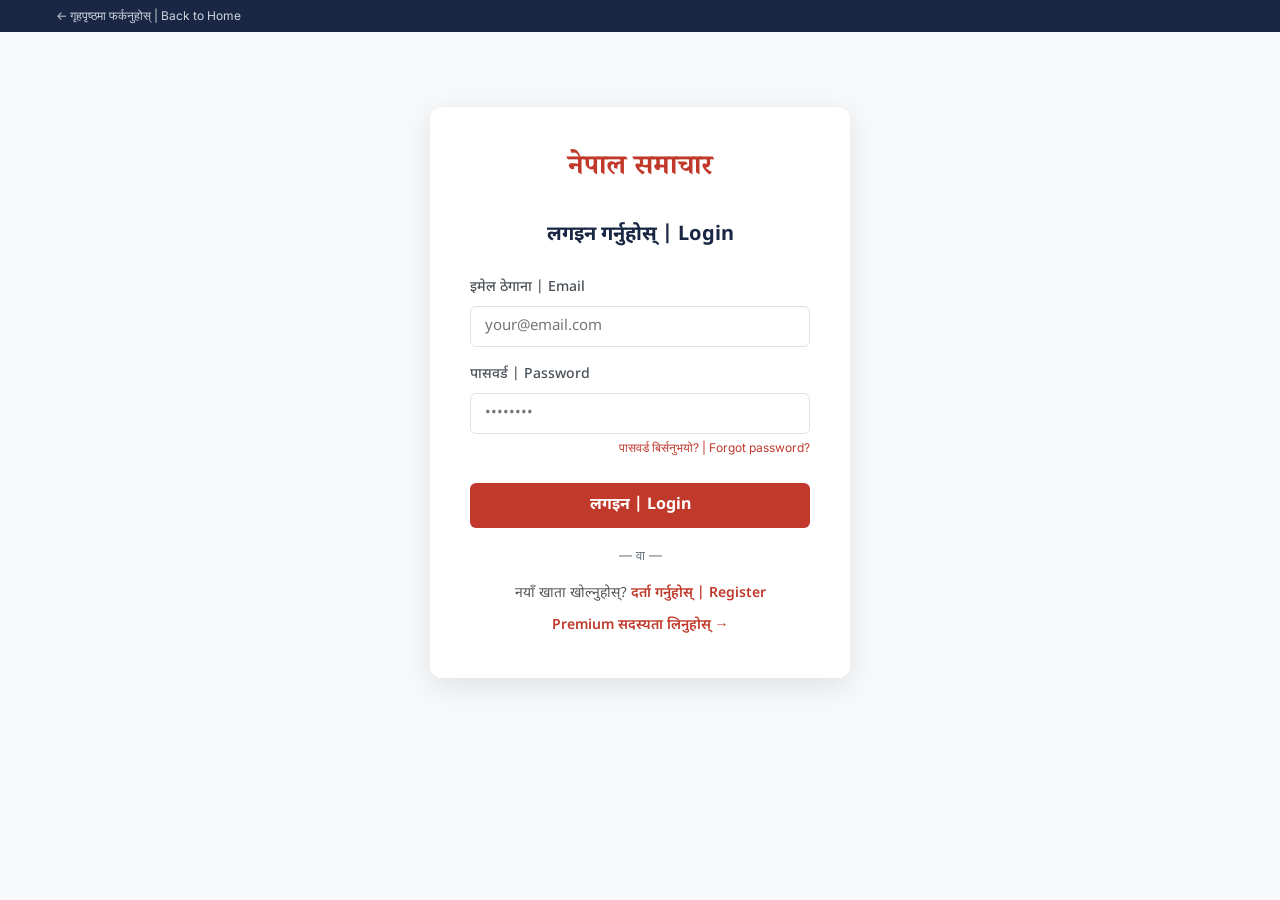
<file: login.html>
<!DOCTYPE html>
<html lang="ne">
<head>
  <meta charset="UTF-8" />
  <meta name="viewport" content="width=device-width, initial-scale=1.0" />
  <title>Login | नेपाल समाचार</title>
  <link rel="stylesheet" href="style.css" />
  <link href="https://fonts.googleapis.com/css2?family=Noto+Sans+Devanagari:wght@400;500;700&family=Noto+Serif+Devanagari:wght@400;700&family=Inter:wght@400;500;600;700&display=swap" rel="stylesheet" />
  <style>
    .auth-page { min-height: 80vh; display: flex; align-items: center; justify-content: center; padding: 40px 16px; }
    .auth-card { background: white; border-radius: 12px; box-shadow: 0 8px 32px rgba(0,0,0,0.1); padding: 40px; width: 100%; max-width: 420px; }
    .auth-logo { text-align: center; margin-bottom: 24px; }
    .auth-logo .logo-ne { font-family: 'Noto Serif Devanagari', serif; font-size: 28px; font-weight: 700; color: #c0392b; }
    .auth-title { font-size: 20px; font-weight: 700; color: #1a2744; text-align: center; margin-bottom: 24px; }
    .form-group { margin-bottom: 16px; }
    .form-group label { display: block; font-size: 14px; color: #495057; margin-bottom: 6px; font-weight: 500; }
    .form-group input { width: 100%; padding: 10px 14px; border: 1px solid #dee2e6; border-radius: 6px; font-family: var(--font-ne); font-size: 15px; transition: border-color 0.2s; }
    .form-group input:focus { outline: none; border-color: #c0392b; }
    .btn-auth { width: 100%; background: #c0392b; color: white; border: none; padding: 12px; border-radius: 6px; font-size: 16px; font-weight: 700; cursor: pointer; font-family: var(--font-ne); margin-top: 8px; transition: background 0.2s; }
    .btn-auth:hover { background: #922b21; }
    .auth-divider { text-align: center; color: #6c757d; font-size: 13px; margin: 16px 0; font-family: var(--font-en); }
    .auth-switch { text-align: center; font-size: 14px; color: #555; margin-top: 16px; }
    .auth-switch a { color: #c0392b; font-weight: 600; }
    .forgot { text-align: right; font-size: 12px; margin-top: 4px; }
    .forgot a { color: #c0392b; font-family: var(--font-en); }
    .error-msg { background: #fdf2f2; border: 1px solid #f5c6c6; border-radius: 6px; padding: 10px 14px; font-size: 13px; color: #c0392b; margin-bottom: 16px; display: none; }
    .success-msg { background: #f0faf0; border: 1px solid #b8dfb8; border-radius: 6px; padding: 10px 14px; font-size: 13px; color: #2e7d32; margin-bottom: 16px; display: none; }
  </style>
</head>
<body>
  <div class="topbar"><div class="container topbar-inner"><a href="index.html" style="color:#cdd5e0">← गृहपृष्ठमा फर्कनुहोस् | Back to Home</a></div></div>
  <div class="auth-page">
    <div class="auth-card">
      <div class="auth-logo"><span class="logo-ne">नेपाल समाचार</span></div>
      <h2 class="auth-title">लगइन गर्नुहोस् | Login</h2>
      <div class="error-msg" id="error-msg">❌ इमेल वा पासवर्ड गलत छ।</div>
      <div class="success-msg" id="success-msg">✅ सफलतापूर्वक लगइन भयो! Redirecting...</div>
      <div class="form-group">
        <label>इमेल ठेगाना | Email</label>
        <input type="email" id="login-email" placeholder="your@email.com" />
      </div>
      <div class="form-group">
        <label>पासवर्ड | Password</label>
        <input type="password" id="login-password" placeholder="••••••••" />
        <div class="forgot"><a href="#">पासवर्ड बिर्सनुभयो? | Forgot password?</a></div>
      </div>
      <button class="btn-auth" onclick="doLogin()">लगइन | Login</button>
      <div class="auth-divider">— वा —</div>
      <div class="auth-switch">नयाँ खाता खोल्नुहोस्? <a href="register.html">दर्ता गर्नुहोस् | Register</a></div>
      <div class="auth-switch" style="margin-top:8px"><a href="subscribe.html">Premium सदस्यता लिनुहोस् →</a></div>
    </div>
  </div>
  <script>
    function doLogin() {
      const email = document.getElementById('login-email').value;
      const pass = document.getElementById('login-password').value;
      const err = document.getElementById('error-msg');
      const suc = document.getElementById('success-msg');
      err.style.display = 'none';
      suc.style.display = 'none';
      if (!email || !pass) { err.textContent = '❌ कृपया सबै फिल्ड भर्नुहोस्।'; err.style.display = 'block'; return; }
      // Demo: save to localStorage and redirect
      const users = JSON.parse(localStorage.getItem('users') || '[]');
      const user = users.find(u => u.email === email && u.password === pass);
      if (user) {
        localStorage.setItem('currentUser', JSON.stringify(user));
        suc.style.display = 'block';
        setTimeout(() => window.location.href = 'index.html', 1500);
      } else {
        err.style.display = 'block';
      }
    }
  </script>
</body>
</html>
</file>
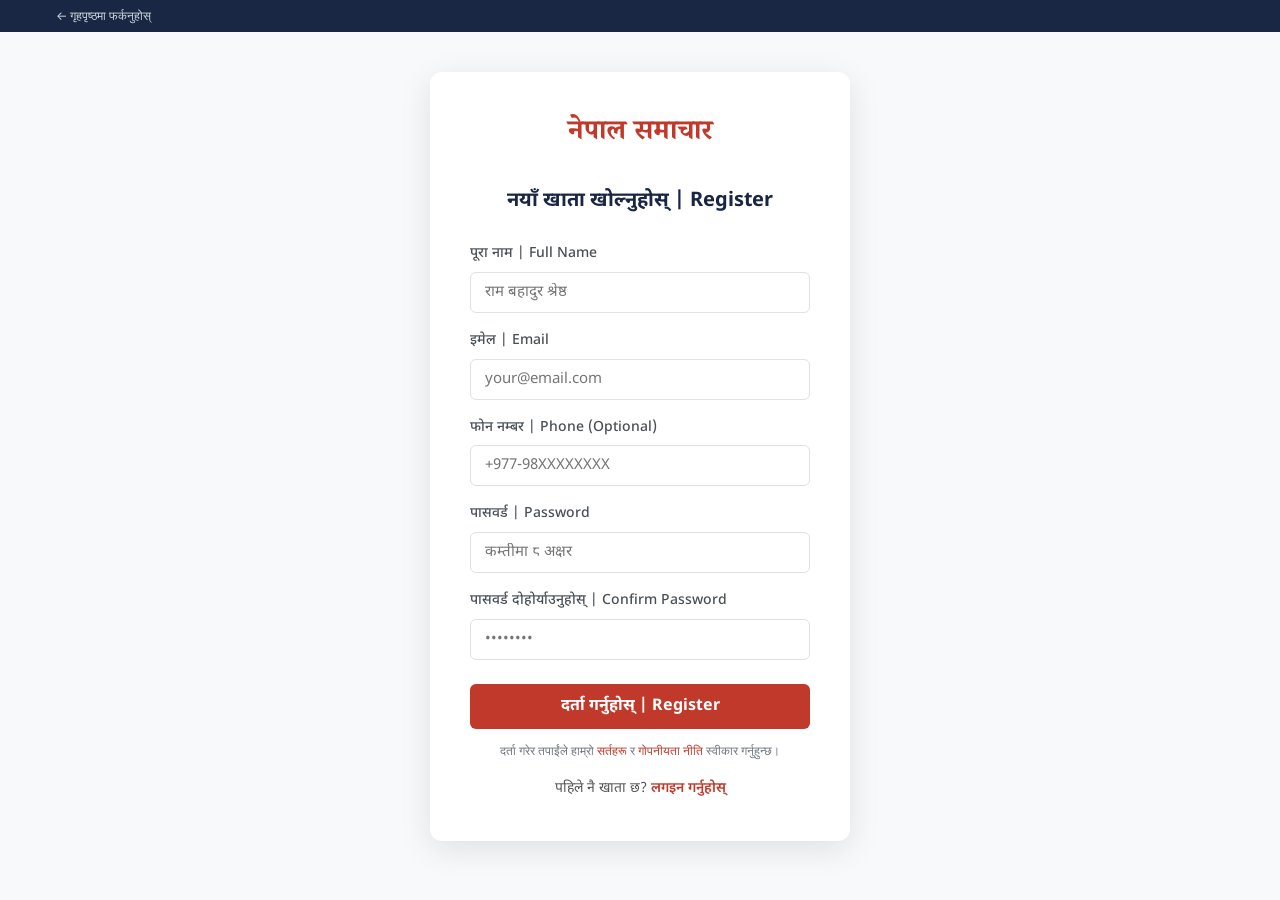
<file: register.html>
<!DOCTYPE html>
<html lang="ne">
<head>
  <meta charset="UTF-8" />
  <meta name="viewport" content="width=device-width, initial-scale=1.0" />
  <title>Register | नेपाल समाचार</title>
  <link rel="stylesheet" href="style.css" />
  <link href="https://fonts.googleapis.com/css2?family=Noto+Sans+Devanagari:wght@400;500;700&family=Noto+Serif+Devanagari:wght@400;700&family=Inter:wght@400;500;600;700&display=swap" rel="stylesheet" />
  <style>
    .auth-page { min-height: 80vh; display: flex; align-items: center; justify-content: center; padding: 40px 16px; }
    .auth-card { background: white; border-radius: 12px; box-shadow: 0 8px 32px rgba(0,0,0,0.1); padding: 40px; width: 100%; max-width: 420px; }
    .auth-logo { text-align: center; margin-bottom: 24px; }
    .auth-logo .logo-ne { font-family: 'Noto Serif Devanagari', serif; font-size: 28px; font-weight: 700; color: #c0392b; }
    .auth-title { font-size: 20px; font-weight: 700; color: #1a2744; text-align: center; margin-bottom: 24px; }
    .form-group { margin-bottom: 16px; }
    .form-group label { display: block; font-size: 14px; color: #495057; margin-bottom: 6px; font-weight: 500; }
    .form-group input, .form-group select { width: 100%; padding: 10px 14px; border: 1px solid #dee2e6; border-radius: 6px; font-family: var(--font-ne); font-size: 15px; transition: border-color 0.2s; }
    .form-group input:focus { outline: none; border-color: #c0392b; }
    .btn-auth { width: 100%; background: #c0392b; color: white; border: none; padding: 12px; border-radius: 6px; font-size: 16px; font-weight: 700; cursor: pointer; font-family: var(--font-ne); margin-top: 8px; transition: background 0.2s; }
    .btn-auth:hover { background: #922b21; }
    .auth-switch { text-align: center; font-size: 14px; color: #555; margin-top: 16px; }
    .auth-switch a { color: #c0392b; font-weight: 600; }
    .error-msg { background: #fdf2f2; border: 1px solid #f5c6c6; border-radius: 6px; padding: 10px 14px; font-size: 13px; color: #c0392b; margin-bottom: 16px; display: none; }
    .success-msg { background: #f0faf0; border: 1px solid #b8dfb8; border-radius: 6px; padding: 10px 14px; font-size: 13px; color: #2e7d32; margin-bottom: 16px; display: none; }
    .terms { font-size: 12px; color: #6c757d; text-align: center; margin-top: 12px; font-family: var(--font-en); }
    .terms a { color: #c0392b; }
  </style>
</head>
<body>
  <div class="topbar"><div class="container topbar-inner"><a href="index.html" style="color:#cdd5e0">← गृहपृष्ठमा फर्कनुहोस्</a></div></div>
  <div class="auth-page">
    <div class="auth-card">
      <div class="auth-logo"><span class="logo-ne">नेपाल समाचार</span></div>
      <h2 class="auth-title">नयाँ खाता खोल्नुहोस् | Register</h2>
      <div class="error-msg" id="error-msg"></div>
      <div class="success-msg" id="success-msg">✅ सफलतापूर्वक दर्ता भयो! Redirecting...</div>
      <div class="form-group">
        <label>पूरा नाम | Full Name</label>
        <input type="text" id="reg-name" placeholder="राम बहादुर श्रेष्ठ" />
      </div>
      <div class="form-group">
        <label>इमेल | Email</label>
        <input type="email" id="reg-email" placeholder="your@email.com" />
      </div>
      <div class="form-group">
        <label>फोन नम्बर | Phone (Optional)</label>
        <input type="tel" id="reg-phone" placeholder="+977-98XXXXXXXX" />
      </div>
      <div class="form-group">
        <label>पासवर्ड | Password</label>
        <input type="password" id="reg-password" placeholder="कम्तीमा ८ अक्षर" />
      </div>
      <div class="form-group">
        <label>पासवर्ड दोहोर्याउनुहोस् | Confirm Password</label>
        <input type="password" id="reg-confirm" placeholder="••••••••" />
      </div>
      <button class="btn-auth" onclick="doRegister()">दर्ता गर्नुहोस् | Register</button>
      <p class="terms">दर्ता गरेर तपाईंले हाम्रो <a href="terms.html">सर्तहरू</a> र <a href="privacy.html">गोपनीयता नीति</a> स्वीकार गर्नुहुन्छ।</p>
      <div class="auth-switch">पहिले नै खाता छ? <a href="login.html">लगइन गर्नुहोस्</a></div>
    </div>
  </div>
  <script>
    function doRegister() {
      const name = document.getElementById('reg-name').value.trim();
      const email = document.getElementById('reg-email').value.trim();
      const phone = document.getElementById('reg-phone').value.trim();
      const pass = document.getElementById('reg-password').value;
      const conf = document.getElementById('reg-confirm').value;
      const err = document.getElementById('error-msg');
      const suc = document.getElementById('success-msg');
      err.style.display = 'none'; suc.style.display = 'none';
      if (!name || !email || !pass) { err.textContent = '❌ कृपया आवश्यक फिल्डहरू भर्नुहोस्।'; err.style.display = 'block'; return; }
      if (pass.length < 8) { err.textContent = '❌ पासवर्ड कम्तीमा ८ अक्षर हुनु पर्छ।'; err.style.display = 'block'; return; }
      if (pass !== conf) { err.textContent = '❌ पासवर्डहरू मिलेनन्।'; err.style.display = 'block'; return; }
      const users = JSON.parse(localStorage.getItem('users') || '[]');
      if (users.find(u => u.email === email)) { err.textContent = '❌ यो इमेल पहिले नै दर्ता छ।'; err.style.display = 'block'; return; }
      users.push({ name, email, phone, password: pass, isPremium: false, joinDate: new Date().toISOString() });
      localStorage.setItem('users', JSON.stringify(users));
      localStorage.setItem('currentUser', JSON.stringify({ name, email, isPremium: false }));
      suc.style.display = 'block';
      setTimeout(() => window.location.href = 'index.html', 1500);
    }
  </script>
</body>
</html>
</file>
<file: style.css>
/* ===========================
   NEPAL SAMACHAR - STYLE.CSS
   =========================== */

*, *::before, *::after {
  box-sizing: border-box;
  margin: 0;
  padding: 0;
}

:root {
  --red: #c0392b;
  --red-dark: #922b21;
  --red-light: #fdf2f2;
  --gold: #d4a017;
  --navy: #1a2744;
  --navy-light: #243358;
  --white: #ffffff;
  --gray-100: #f8f9fa;
  --gray-200: #e9ecef;
  --gray-300: #dee2e6;
  --gray-500: #6c757d;
  --gray-700: #495057;
  --gray-900: #212529;
  --text: #1a1a1a;
  --text-muted: #555;
  --font-ne: 'Noto Sans Devanagari', 'Noto Serif Devanagari', sans-serif;
  --font-en: 'Inter', sans-serif;
  --radius: 8px;
  --shadow: 0 2px 8px rgba(0,0,0,0.08);
  --shadow-md: 0 4px 16px rgba(0,0,0,0.12);
}

body {
  font-family: var(--font-ne);
  color: var(--text);
  background: var(--gray-100);
  line-height: 1.7;
  font-size: 15px;
}

a { text-decoration: none; color: inherit; }
ul { list-style: none; }
img { max-width: 100%; display: block; }

.container {
  max-width: 1200px;
  margin: 0 auto;
  padding: 0 16px;
}

/* ========== TOPBAR ========== */
.topbar {
  background: var(--navy);
  color: #cdd5e0;
  font-size: 12px;
  padding: 6px 0;
  font-family: var(--font-en);
}
.topbar-inner {
  display: flex;
  justify-content: space-between;
  align-items: center;
  gap: 12px;
}
.topbar-right {
  display: flex;
  align-items: center;
  gap: 12px;
}
.topbar-right a {
  color: #cdd5e0;
  transition: color 0.2s;
}
.topbar-right a:hover { color: white; }
.btn-login {
  background: var(--red);
  color: white !important;
  padding: 3px 10px;
  border-radius: 4px;
  font-size: 12px;
}

/* ========== HEADER ========== */
.header {
  background: white;
  border-bottom: 3px solid var(--red);
  position: sticky;
  top: 0;
  z-index: 100;
  box-shadow: var(--shadow);
}
.header-inner {
  display: flex;
  align-items: center;
  justify-content: space-between;
  padding: 12px 16px;
  gap: 16px;
}
.logo a {
  display: flex;
  flex-direction: column;
  line-height: 1.1;
}
.logo-ne {
  font-family: 'Noto Serif Devanagari', serif;
  font-size: 26px;
  font-weight: 700;
  color: var(--red);
}
.logo-en {
  font-family: var(--font-en);
  font-size: 11px;
  color: var(--gray-500);
  letter-spacing: 1.5px;
  text-transform: uppercase;
}
.main-nav {
  display: flex;
  align-items: center;
  gap: 4px;
  flex-wrap: wrap;
}
.main-nav a {
  padding: 6px 12px;
  border-radius: 4px;
  font-size: 14px;
  color: var(--gray-700);
  transition: all 0.2s;
  font-weight: 500;
}
.main-nav a:hover,
.main-nav a.active {
  background: var(--red-light);
  color: var(--red);
}
.main-nav .nav-subscribe {
  background: var(--red);
  color: white !important;
  border-radius: 4px;
}
.main-nav .nav-subscribe:hover {
  background: var(--red-dark);
}
.hamburger {
  display: none;
  background: none;
  border: none;
  font-size: 24px;
  cursor: pointer;
  color: var(--gray-700);
}

/* ========== BREAKING NEWS ========== */
.breaking {
  background: var(--red);
  color: white;
  padding: 6px 0;
  overflow: hidden;
}
.breaking-inner {
  display: flex;
  align-items: center;
  gap: 12px;
}
.breaking-label {
  background: white;
  color: var(--red);
  font-weight: 700;
  font-size: 11px;
  padding: 2px 10px;
  border-radius: 3px;
  font-family: var(--font-en);
  white-space: nowrap;
  text-transform: uppercase;
  letter-spacing: 1px;
}
.ticker-wrap {
  flex: 1;
  overflow: hidden;
}
.ticker {
  display: inline-block;
  white-space: nowrap;
  animation: ticker 35s linear infinite;
  font-size: 13px;
}
@keyframes ticker {
  from { transform: translateX(100%); }
  to { transform: translateX(-100%); }
}

/* ========== MAIN LAYOUT ========== */
.main-layout {
  display: grid;
  grid-template-columns: 1fr 320px;
  gap: 24px;
  padding-top: 24px;
  padding-bottom: 40px;
}

/* ========== FEATURED ARTICLE ========== */
.featured-article {
  background: white;
  border-radius: var(--radius);
  overflow: hidden;
  box-shadow: var(--shadow);
  margin-bottom: 24px;
}
.featured-img-wrap {
  position: relative;
}
.featured-img {
  width: 100%;
  height: 340px;
  object-fit: cover;
}
.category-badge {
  position: absolute;
  bottom: 12px;
  left: 12px;
  background: var(--red);
  color: white;
  font-size: 12px;
  padding: 4px 10px;
  border-radius: 4px;
  font-family: var(--font-en);
}
.featured-body {
  padding: 20px 24px 24px;
}
.featured-title {
  font-family: 'Noto Serif Devanagari', serif;
  font-size: 22px;
  font-weight: 700;
  line-height: 1.4;
  color: var(--navy);
  margin-bottom: 6px;
}
.featured-title-en {
  font-family: var(--font-en);
  font-size: 14px;
  color: var(--gray-500);
  margin-bottom: 12px;
  font-style: italic;
}
.featured-excerpt {
  color: var(--text-muted);
  font-size: 15px;
  margin-bottom: 16px;
  line-height: 1.8;
}
.article-meta {
  display: flex;
  gap: 16px;
  font-size: 13px;
  color: var(--gray-500);
  margin-bottom: 16px;
  font-family: var(--font-en);
  flex-wrap: wrap;
}
.article-meta.small { font-size: 12px; margin-bottom: 10px; }
.btn-read-more {
  display: inline-block;
  background: var(--red);
  color: white;
  padding: 10px 22px;
  border-radius: 4px;
  font-size: 14px;
  font-weight: 600;
  transition: background 0.2s;
}
.btn-read-more:hover { background: var(--red-dark); }

/* ========== SECTION HEADER ========== */
.section-header {
  display: flex;
  justify-content: space-between;
  align-items: center;
  border-bottom: 3px solid var(--red);
  padding-bottom: 8px;
  margin-bottom: 16px;
}
.section-header h2 {
  font-size: 18px;
  color: var(--navy);
  font-weight: 700;
}
.section-header a {
  font-size: 13px;
  color: var(--red);
  font-family: var(--font-en);
}

/* ========== NEWS GRID ========== */
.news-grid {
  display: grid;
  grid-template-columns: repeat(auto-fill, minmax(260px, 1fr));
  gap: 16px;
  margin-bottom: 32px;
}
.news-card {
  background: white;
  border-radius: var(--radius);
  overflow: hidden;
  box-shadow: var(--shadow);
  position: relative;
  transition: transform 0.2s, box-shadow 0.2s;
}
.news-card:hover {
  transform: translateY(-2px);
  box-shadow: var(--shadow-md);
}
.news-card img {
  width: 100%;
  height: 160px;
  object-fit: cover;
}
.news-card-body { padding: 14px; }
.news-card h3 {
  font-size: 15px;
  font-weight: 700;
  color: var(--navy);
  margin: 8px 0 6px;
  line-height: 1.4;
}
.news-card p {
  font-size: 13px;
  color: var(--text-muted);
  margin-bottom: 10px;
  line-height: 1.6;
}
.news-card.premium { border: 2px solid var(--gold); }
.premium-badge {
  position: absolute;
  top: 10px;
  right: 10px;
  background: var(--gold);
  color: white;
  font-size: 11px;
  padding: 3px 8px;
  border-radius: 3px;
  font-family: var(--font-en);
  font-weight: 600;
}

/* ========== TAGS ========== */
.tag {
  display: inline-block;
  font-size: 11px;
  padding: 2px 8px;
  border-radius: 3px;
  font-family: var(--font-en);
  font-weight: 600;
  text-transform: uppercase;
  letter-spacing: 0.5px;
}
.tag-tech    { background: #e3f2fd; color: #1565c0; }
.tag-economy { background: #e8f5e9; color: #2e7d32; }
.tag-sports  { background: #fff3e0; color: #e65100; }
.tag-tourism { background: #f3e5f5; color: #6a1b9a; }
.tag-health  { background: #fce4ec; color: #880e4f; }
.tag-local   { background: #e0f2f1; color: #004d40; }
.tag-blog    { background: #e8eaf6; color: #283593; }

.read-link {
  display: inline-block;
  color: var(--red);
  font-size: 13px;
  font-weight: 600;
  font-family: var(--font-en);
  transition: color 0.2s;
}
.read-link:hover { color: var(--red-dark); }
.premium-lock { color: var(--gold) !important; }

/* ========== BLOG LIST ========== */
.blog-list { display: flex; flex-direction: column; gap: 16px; margin-bottom: 32px; }
.blog-item {
  display: flex;
  gap: 16px;
  background: white;
  border-radius: var(--radius);
  overflow: hidden;
  box-shadow: var(--shadow);
  padding: 16px;
  transition: box-shadow 0.2s;
}
.blog-item:hover { box-shadow: var(--shadow-md); }
.blog-item img {
  width: 120px;
  height: 90px;
  object-fit: cover;
  border-radius: 6px;
  flex-shrink: 0;
}
.blog-body h3 {
  font-size: 15px;
  font-weight: 700;
  color: var(--navy);
  margin: 6px 0 4px;
  line-height: 1.4;
}
.blog-body p {
  font-size: 13px;
  color: var(--text-muted);
  margin-bottom: 8px;
}

/* ========== SIDEBAR ========== */
.sidebar { display: flex; flex-direction: column; gap: 16px; }
.sidebar-widget {
  background: white;
  border-radius: var(--radius);
  padding: 16px;
  box-shadow: var(--shadow);
}
.sidebar-widget h3 {
  font-size: 15px;
  font-weight: 700;
  color: var(--navy);
  margin-bottom: 12px;
  padding-bottom: 8px;
  border-bottom: 2px solid var(--red);
}

/* Search */
.search-box { display: flex; gap: 6px; }
.search-box input {
  flex: 1;
  padding: 8px 12px;
  border: 1px solid var(--gray-300);
  border-radius: 4px;
  font-family: var(--font-ne);
  font-size: 14px;
}
.search-box button {
  background: var(--red);
  color: white;
  border: none;
  padding: 8px 14px;
  border-radius: 4px;
  cursor: pointer;
  font-size: 13px;
  font-family: var(--font-ne);
}

/* Subscribe Widget */
.subscribe-widget { background: var(--navy) !important; color: white; }
.subscribe-widget h3 { color: var(--gold) !important; border-color: var(--gold) !important; }
.subscribe-widget p { color: #cdd5e0; font-size: 13px; margin-bottom: 12px; }
.subscribe-features { margin-bottom: 14px; }
.subscribe-features li { font-size: 13px; color: #e0e7ef; padding: 3px 0; }
.price-options { display: flex; gap: 8px; margin-bottom: 14px; }
.price-option {
  flex: 1;
  background: var(--navy-light);
  border-radius: 6px;
  padding: 8px;
  text-align: center;
  border: 1px solid rgba(255,255,255,0.1);
}
.price-option span { display: block; font-size: 11px; color: #aab; font-family: var(--font-en); }
.price-option strong { display: block; font-size: 13px; color: white; }
.price-option.featured { border-color: var(--gold); }
.price-option.featured strong { color: var(--gold); }
.btn-subscribe {
  display: block;
  text-align: center;
  background: var(--gold);
  color: var(--navy);
  padding: 10px;
  border-radius: 4px;
  font-weight: 700;
  font-size: 14px;
  transition: filter 0.2s;
}
.btn-subscribe:hover { filter: brightness(1.1); }

/* Trending */
.trending-list { counter-reset: trending; }
.trending-list li {
  counter-increment: trending;
  display: flex;
  gap: 10px;
  padding: 8px 0;
  border-bottom: 1px solid var(--gray-200);
}
.trending-list li::before {
  content: counter(trending);
  font-size: 20px;
  font-weight: 700;
  color: var(--gray-300);
  font-family: var(--font-en);
  min-width: 24px;
  line-height: 1;
}
.trending-list li:last-child { border-bottom: none; }
.trending-list a { font-size: 13px; color: var(--text); line-height: 1.4; transition: color 0.2s; }
.trending-list a:hover { color: var(--red); }

/* Newsletter */
.newsletter-form { display: flex; flex-direction: column; gap: 8px; }
.newsletter-form input {
  padding: 8px 12px;
  border: 1px solid var(--gray-300);
  border-radius: 4px;
  font-family: var(--font-en);
  font-size: 14px;
}
.newsletter-form button {
  background: var(--navy);
  color: white;
  border: none;
  padding: 9px;
  border-radius: 4px;
  cursor: pointer;
  font-size: 14px;
  font-family: var(--font-en);
  transition: background 0.2s;
}
.newsletter-form button:hover { background: var(--red); }
.sidebar-widget p { font-size: 13px; color: var(--text-muted); margin-bottom: 10px; }

/* Social Links */
.social-links { display: grid; grid-template-columns: 1fr 1fr; gap: 8px; }
.social-btn {
  display: block;
  text-align: center;
  padding: 8px;
  border-radius: 4px;
  font-size: 13px;
  font-family: var(--font-en);
  font-weight: 600;
  color: white;
  transition: filter 0.2s;
}
.social-btn:hover { filter: brightness(1.1); color: white; }
.social-btn.fb { background: #1877f2; }
.social-btn.yt { background: #ff0000; }
.social-btn.tw { background: #000000; }
.social-btn.wa { background: #25d366; }

/* ========== FOOTER ========== */
.footer {
  background: var(--navy);
  color: #cdd5e0;
  margin-top: 40px;
}
.footer-inner {
  display: grid;
  grid-template-columns: repeat(auto-fit, minmax(180px, 1fr));
  gap: 32px;
  padding: 40px 16px;
}
.footer-col h4 {
  color: white;
  font-size: 15px;
  font-weight: 700;
  margin-bottom: 14px;
  padding-bottom: 8px;
  border-bottom: 2px solid var(--red);
}
.footer-col p { font-size: 13px; margin-bottom: 6px; line-height: 1.6; }
.footer-col ul { display: flex; flex-direction: column; gap: 6px; }
.footer-col ul a { font-size: 13px; color: #cdd5e0; transition: color 0.2s; }
.footer-col ul a:hover { color: white; }
.footer-bottom {
  background: rgba(0,0,0,0.2);
  text-align: center;
  padding: 16px;
  font-size: 12px;
  color: #8899aa;
  font-family: var(--font-en);
}

/* ========== RESPONSIVE ========== */
@media (max-width: 900px) {
  .main-layout { grid-template-columns: 1fr; }
  .sidebar { order: -1; }
}
@media (max-width: 640px) {
  .main-nav { display: none; flex-direction: column; position: absolute; top: 70px; left: 0; right: 0; background: white; padding: 12px; box-shadow: var(--shadow-md); z-index: 200; }
  .main-nav.open { display: flex; }
  .hamburger { display: block; }
  .logo-ne { font-size: 20px; }
  .featured-img { height: 200px; }
  .featured-title { font-size: 17px; }
  .news-grid { grid-template-columns: 1fr; }
  .blog-item { flex-direction: column; }
  .blog-item img { width: 100%; height: 150px; }
  .price-options { flex-direction: column; }
  .topbar-inner { flex-direction: column; gap: 4px; text-align: center; }
}
</file>
